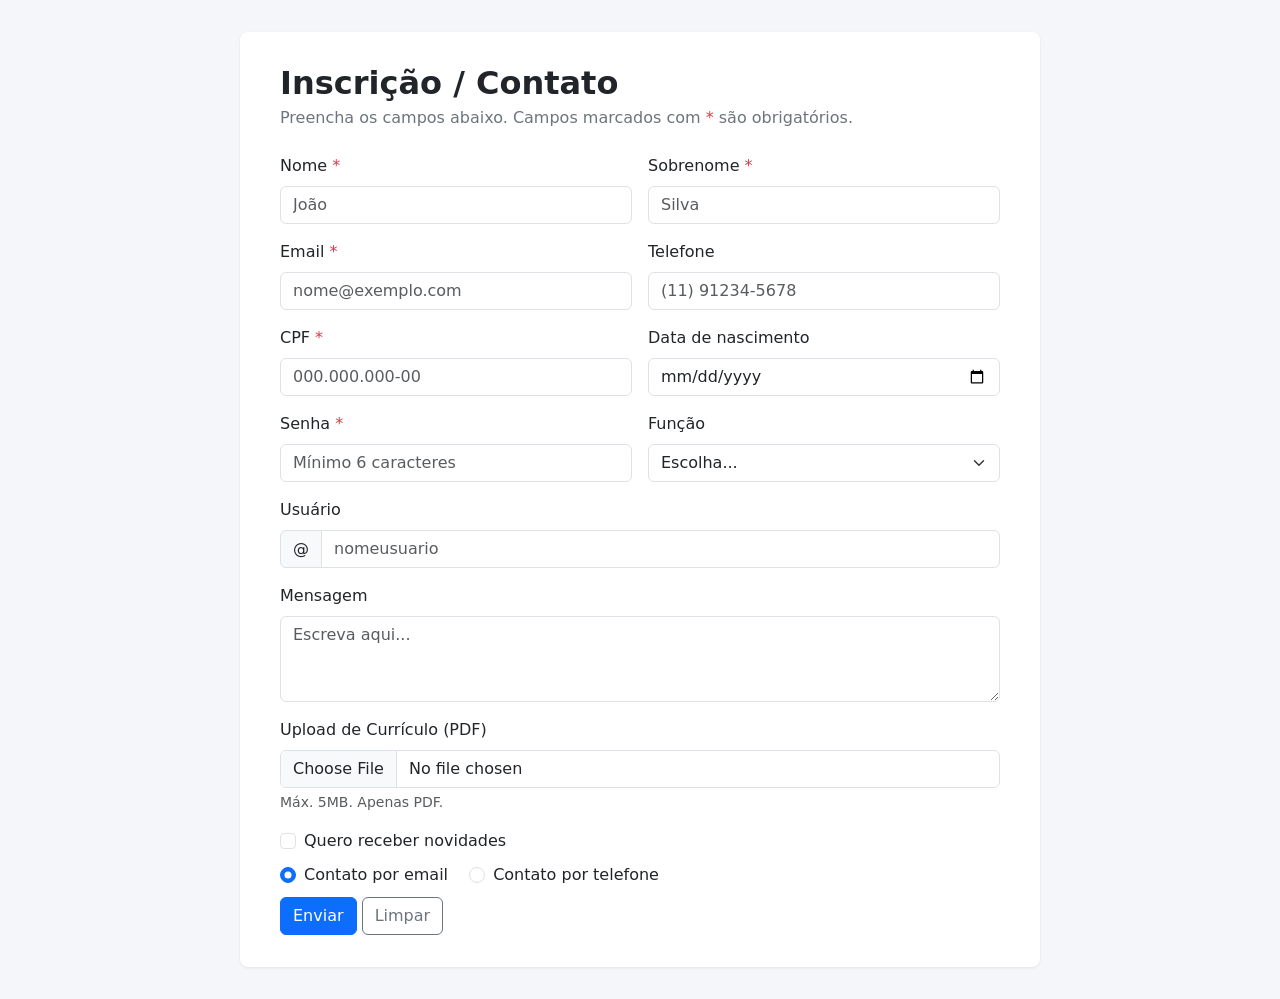
<file: aula06.html>
<!DOCTYPE html>
<html lang="pt-BR">
<head>
<meta charset="UTF-8">
<meta name="viewport" content="width=device-width, initial-scale=1.0">
<title>Inscrição / Contato</title>
<link href="https://cdnjs.cloudflare.com/ajax/libs/bootstrap/5.3.3/css/bootstrap.min.css" rel="stylesheet">
<style>
  body {
    background-color: #f4f6f9;
    padding: 2rem 0;
  }
  .form-card {
    max-width: 800px;
    margin: 0 auto;
    background: #ffffff;
    border-radius: 0.5rem;
    padding: 2rem 2.5rem;
    box-shadow: 0 1px 3px rgba(0,0,0,0.08);
  }
  .form-card h2 {
    font-weight: 700;
    margin-bottom: 0.25rem;
  }
  .form-card .subtitle {
    color: #6c757d;
    margin-bottom: 1.5rem;
  }
  label.required::after {
    content: " *";
    color: #dc3545;
  }
</style>
</head>
<body>

<div class="form-card">
  <h2>Inscrição / Contato</h2>
  <p class="subtitle">Preencha os campos abaixo. Campos marcados com <span class="text-danger">*</span> são obrigatórios.</p>

  <form novalidate>
    <div class="row g-3">

      <div class="col-md-6">
        <label for="nome" class="form-label required">Nome</label>
        <input type="text" class="form-control" id="nome" placeholder="João" required>
      </div>

      <div class="col-md-6">
        <label for="sobrenome" class="form-label required">Sobrenome</label>
        <input type="text" class="form-control" id="sobrenome" placeholder="Silva" required>
      </div>

      <div class="col-md-6">
        <label for="email" class="form-label required">Email</label>
        <input type="email" class="form-control" id="email" placeholder="nome@exemplo.com" required>
      </div>

      <div class="col-md-6">
        <label for="telefone" class="form-label">Telefone</label>
        <input type="tel" class="form-control" id="telefone" placeholder="(11) 91234-5678">
      </div>

      <div class="col-md-6">
        <label for="cpf" class="form-label required">CPF</label>
        <input type="text" class="form-control" id="cpf" placeholder="000.000.000-00" required>
      </div>

      <div class="col-md-6">
        <label for="nascimento" class="form-label">Data de nascimento</label>
        <input type="date" class="form-control" id="nascimento">
      </div>

      <div class="col-md-6">
        <label for="senha" class="form-label required">Senha</label>
        <input type="password" class="form-control" id="senha" placeholder="Mínimo 6 caracteres" minlength="6" required>
      </div>

      <div class="col-md-6">
        <label for="funcao" class="form-label">Função</label>
        <select class="form-select" id="funcao">
          <option selected value="">Escolha...</option>
          <option value="aluno">Aluno</option>
          <option value="professor">Professor</option>
          <option value="visitante">Visitante</option>
        </select>
      </div>

      <div class="col-12">
        <label for="usuario" class="form-label">Usuário</label>
        <div class="input-group">
          <span class="input-group-text">@</span>
          <input type="text" class="form-control" id="usuario" placeholder="nomeusuario">
        </div>
      </div>

      <div class="col-12">
        <label for="mensagem" class="form-label">Mensagem</label>
        <textarea class="form-control" id="mensagem" rows="3" placeholder="Escreva aqui..."></textarea>
      </div>

      <div class="col-12">
        <label for="curriculo" class="form-label">Upload de Currículo (PDF)</label>
        <input class="form-control" type="file" id="curriculo" accept="application/pdf">
        <div class="form-text">Máx. 5MB. Apenas PDF.</div>
      </div>

      <div class="col-12">
        <div class="form-check">
          <input class="form-check-input" type="checkbox" id="novidades">
          <label class="form-check-label" for="novidades">Quero receber novidades</label>
        </div>
        <div class="form-check form-check-inline mt-2">
          <input class="form-check-input" type="radio" name="contato" id="contatoEmail" checked>
          <label class="form-check-label" for="contatoEmail">Contato por email</label>
        </div>
        <div class="form-check form-check-inline">
          <input class="form-check-input" type="radio" name="contato" id="contatoTelefone">
          <label class="form-check-label" for="contatoTelefone">Contato por telefone</label>
        </div>
      </div>

      <div class="col-12 mt-2">
        <button type="submit" class="btn btn-primary">Enviar</button>
        <button type="reset" class="btn btn-outline-secondary">Limpar</button>
      </div>

    </div>
  </form>
</div>

<script src="https://cdnjs.cloudflare.com/ajax/libs/bootstrap/5.3.3/js/bootstrap.bundle.min.js"></script>
</body>
</html>
</file>
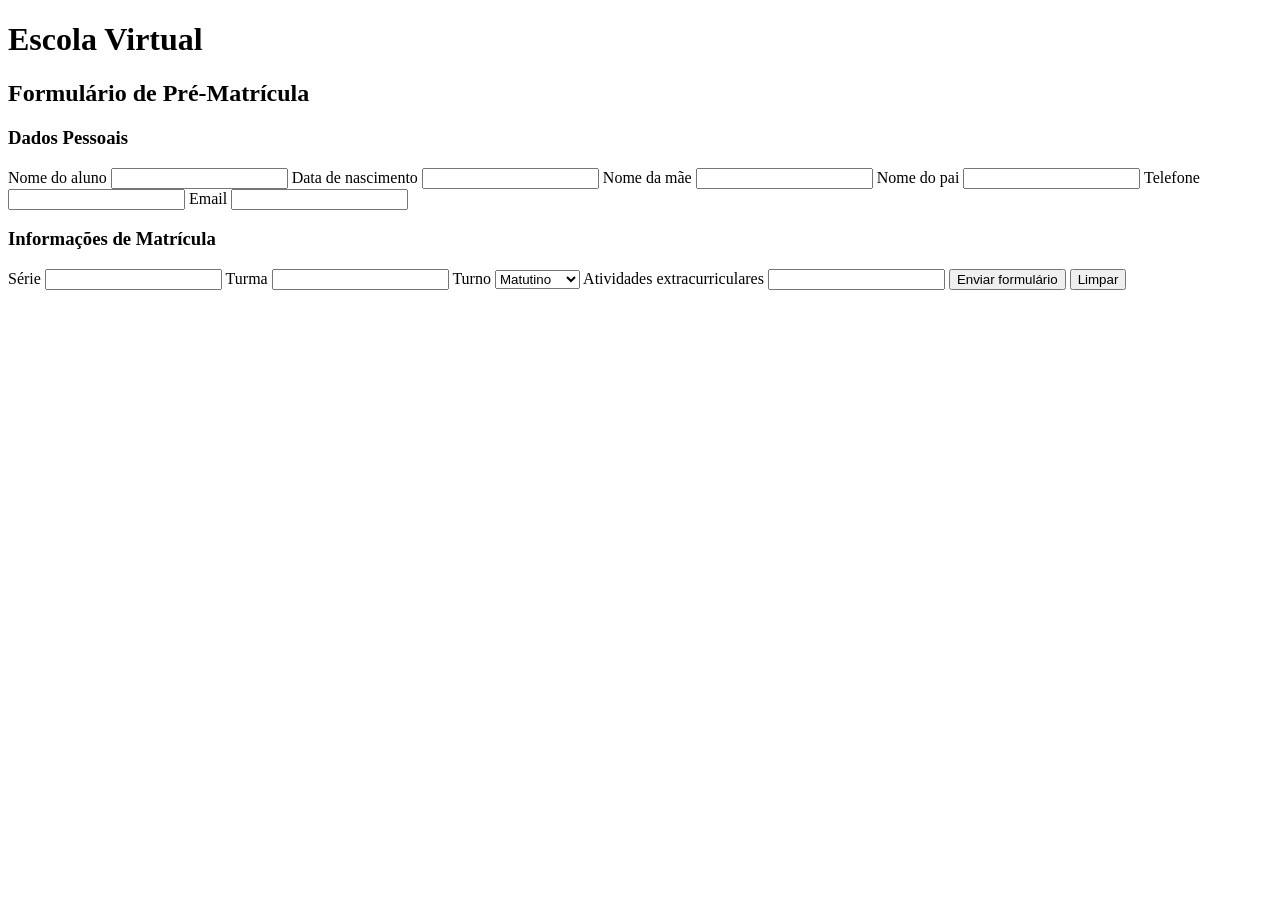
<file: aula02/formulario.html>
<!DOCTYPE html>
<html lang="pt-br">
<head>
    <meta charset="UTF-8">
    <meta name="viewport" content="width=device-width, initial-scale=1.0">
    <title>Escola Virtual</title>
</head>
<body>

    <h1>Escola Virtual</h1>
    <h2>Formulário de Pré-Matrícula</h2>

    <form>
        <h3>Dados Pessoais</h3>

        <label for="nomeAluno">Nome do aluno</label>
        <input type="text" id="nomeAluno" name="nomeAluno">

        <label for="dataNasc">Data de nascimento</label>
        <input type="text" id="dataNasc" name="dataNasc">

        <label for="nomeMae">Nome da mãe</label>
        <input type="text" id="nomeMae" name="nomeMae">

        <label for="nomePai">Nome do pai</label>
        <input type="text" id="nomePai" name="nomePai">

        <label for="telefone">Telefone</label>
        <input type="text" id="telefone" name="telefone">

        <label for="email">Email</label>
        <input type="text" id="email" name="email">

        <h3>Informações de Matrícula</h3>

        <label for="serie">Série</label>
        <input type="text" id="serie" name="serie">

        <label for="turma">Turma</label>
        <input type="text" id="turma" name="turma">

        <label for="turno">Turno</label>
        <select id="turno" name="turno">
            <option value="matutino">Matutino</option>
            <option value="vespertino">Vespertino</option>
            <option value="noturno">Noturno</option>
        </select>

        <label for="atividadesExtra">Atividades extracurriculares</label>
        <input type="text" id="atividadesExtra" name="atividadesExtra">

        <input type="submit" value="Enviar formulário">
        <input type="reset" value="Limpar">
    </form>

</body>
</html>
</file>
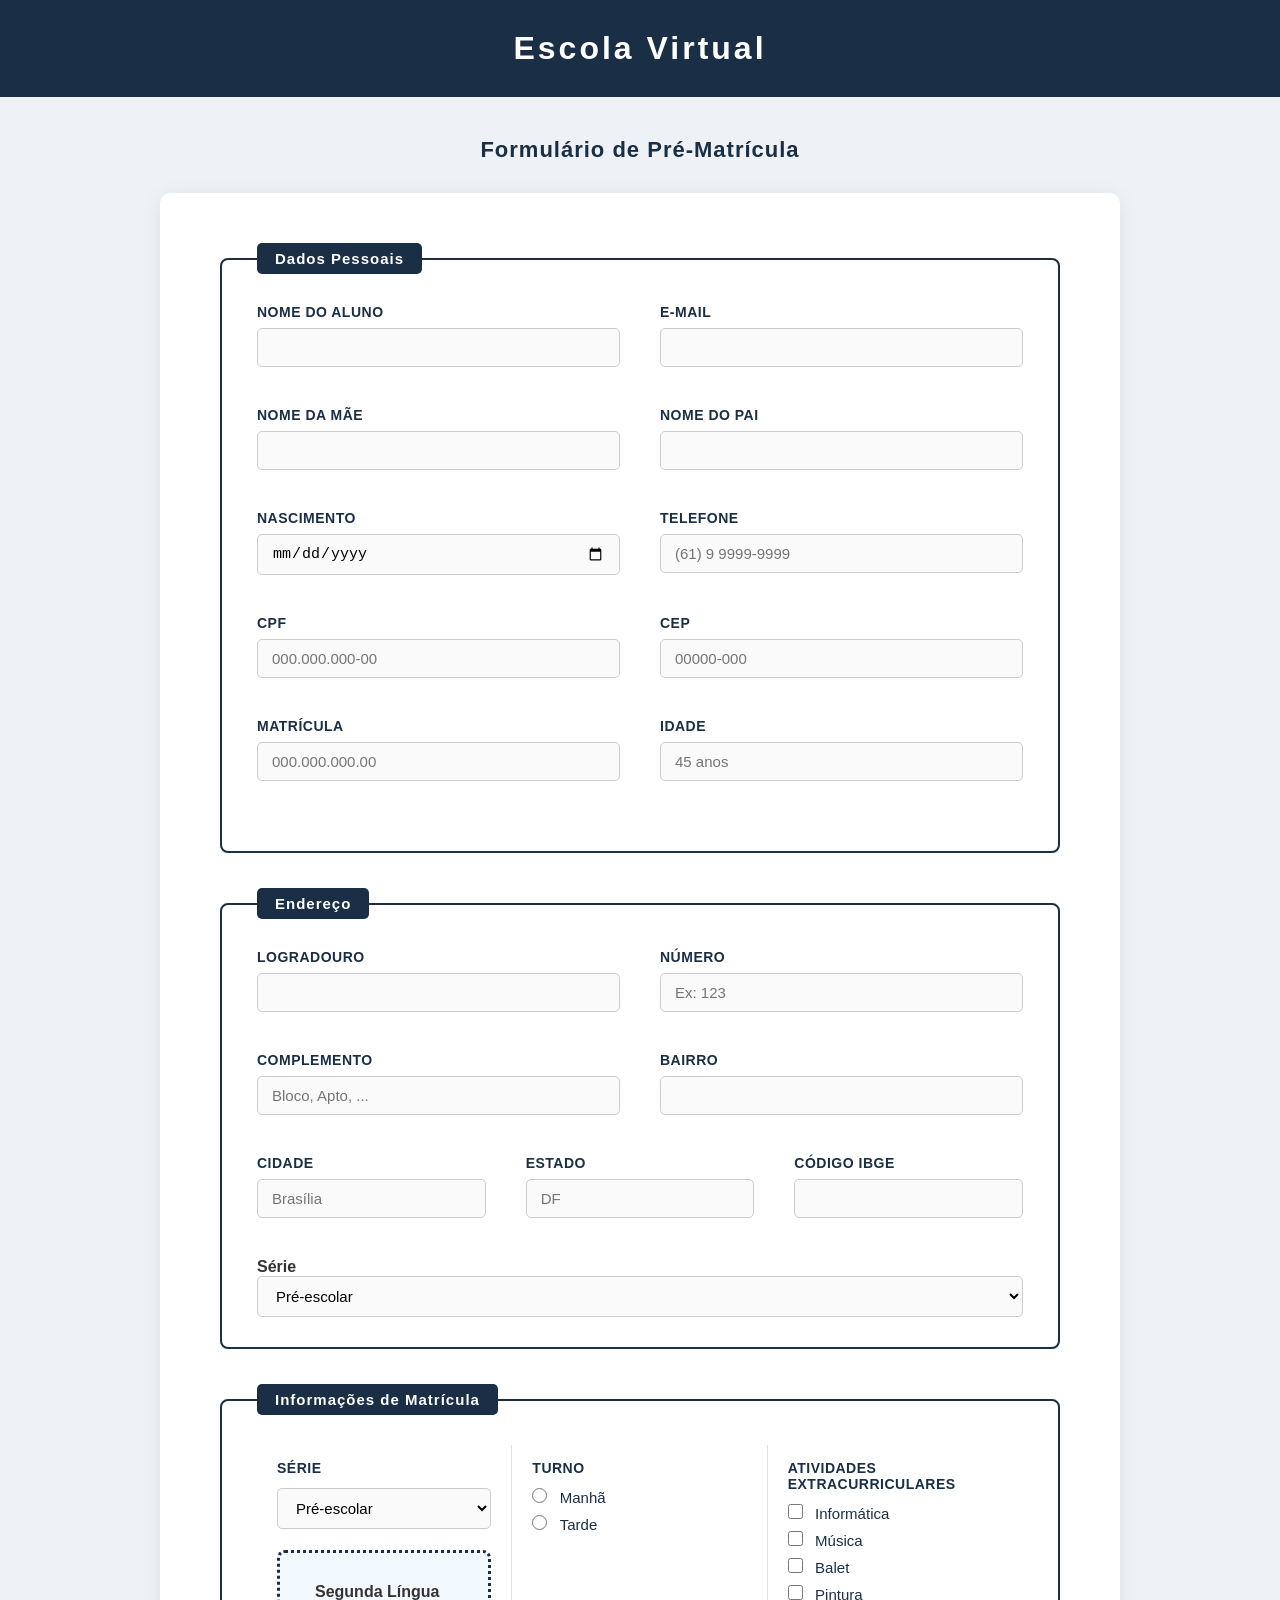
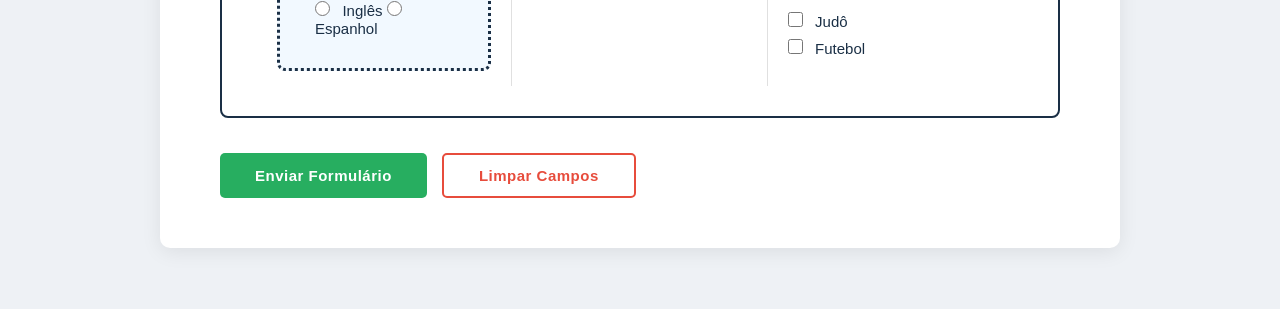
<file: aula03/aula.html>
<!DOCTYPE html>
<html lang="en">
<head>
    <meta charset="UTF-8">
    <meta name="viewport" content="width=device-width, initial-scale=1.0">
    <title>Document</title>
    <link rel="stylesheet" href="styles.css">
    
</head>
<body>

    <h1>Escola Virtual</h1>
    <h2>Formulário de Pré-Matrícula</h2>
  
    <form action="" method="post">
  
      <fieldset>
        <legend><strong>Dados Pessoais</strong></legend>
  
        <div class="campo-grupo">
          <div class="campo">
            <label for="nome_aluno">Nome do Aluno</label>
            <input type="text" id="nome_aluno" name="nome_aluno" required>
          </div>
          <div class="campo">
            <label for="email">E-Mail</label>
            <input type="email" id="email" name="email">
          </div>
        </div>
  
        <div class="campo-grupo">
          <div class="campo">
            <label for="nome_mae">Nome da Mãe</label>
            <input type="text" id="nome_mae" name="nome_mae">
          </div>
          <div class="campo">
            <label for="nome_pai">Nome do Pai</label>
            <input type="text" id="nome_pai" name="nome_pai">
          </div>
        </div>
  
        <div class="campo-grupo">
          <div class="campo">
            <label for="nascimento">Nascimento</label>
            <input type="date" id="nascimento" name="nascimento">
          </div>
          <div class="campo">
            <label for="telefone">Telefone</label>
            <input type="text" id="telefone" name="telefone" maxlength="15" placeholder="(61) 9 9999-9999">
          </div>
        </div>

        <div class="campo-grupo">
          <div class="campo">
            <label for="cpf">CPF</label>
            <input type="text" id="cpf" name="cpf" maxlength="11" placeholder="000.000.000-00">
          </div>
          <div class="campo">
            <label for="cep">CEP</label>
            <input type="text" id="cep" name="cep" maxlength="8" placeholder="00000-000">
          </div>
        </div>

        <div class="campo-grupo">
          <div class="campo">
            <label for="matricula">Matrícula</label>
            <input type="text" id="matricula" name="matricula" maxlength="11" placeholder="000.000.000.00">
          </div>
          <div class="campo">
            <label for="idade">Idade</label>
            <input type="text" id="idade" name="idade" maxlength="8" placeholder="45 anos" readonly>
          </div>
        </div>
      </fieldset>

      <fieldset>
        <legend><strong>Endereço</strong></legend>
  
        <div class="campo-grupo">
          <div class="campo">
            <label for="logradouro">Logradouro</label>
            <input type="text" id="logradouro" name="logradouro" required>
          </div>
          <div class="campo">
            <label for="numero">Número</label>
            <input type="text" id="numero" name="numero" maxlength="3" placeholder="Ex: 123">
          </div>
        </div>
  
        <div class="campo-grupo">
          <div class="campo">
            <label for="complemento">Complemento</label>
            <input type="text" id="complemento" name="complemento" maxlength="20" placeholder="Bloco, Apto, ...">
          </div>
          <div class="campo">
            <label for="bairro">Bairro</label>
            <input type="text" id="bairro" name="bairro">
          </div>
        </div>
  
        <div class="campo-min">
          <div class="campo">
            <label for="cidade">Cidade</label>
            <input type="text" id="cidade" name="cidade" maxlength="8" placeholder="Brasília">
          </div>
          <div class="campo">
            <label for="estado">Estado</label>
            <input type="text" id="estado" name="estado" maxlength="11" placeholder="DF">
          </div>
          <div class="campo">
            <label for="codigo-ibge">Código IBGE</label>
            <input type="text" id="codigo-ibge" name="codigo-ibge">
          </div>
        </div>
  

        <strong>Série</strong>
              <select id="serie" name="serie">
                <option value="pre-escolar">Pré-escolar</option>
                <option value="1ano">1º ano</option>
                <option value="2ano">2º ano</option>
                <option value="3ano">3º ano</option>
                <option value="4ano">4º ano</option>
                <option value="5ano">5º ano</option>
              </select>

      </fieldset>
  
      <fieldset>
        <legend><strong>Informações de Matrícula</strong></legend>
  
        <table>
          <tr valign="top">
            <td>
              <strong>Série</strong>
              <select id="serie" name="serie">
                <option value="pre-escolar">Pré-escolar</option>
                <option value="1ano">1º ano</option>
                <option value="2ano">2º ano</option>
                <option value="3ano">3º ano</option>
                <option value="4ano">4º ano</option>
                <option value="5ano">5º ano</option>
              </select>

              
              <div class="segundaLingua">
                    <strong>Segunda Língua</strong>
                      <input type="radio" value="ingles">
                        <label for="ingles">Inglês</label>
                      <input type="radio" value="espanhol">
                        <label for="espanhol">Espanhol</label>
              </div>
            
              
            </td>
  
            <td>
              <strong>Turno</strong>
              <input type="radio" name="turno" id="manha" value="manha">
              <label for="manha">Manhã</label><br>
              <input type="radio" name="turno" id="tarde" value="tarde">
              <label for="tarde">Tarde</label>
            </td>
  
            <td>
              <strong>Atividades Extracurriculares</strong>
              <input type="checkbox" name="atividades" id="informatica" value="informatica">
              <label for="informatica">Informática</label><br>
  
              <input type="checkbox" name="atividades" id="musica" value="musica">
              <label for="musica">Música</label><br>
  
              <input type="checkbox" name="atividades" id="balet" value="balet">
              <label for="balet">Balet</label><br>
  
              <input type="checkbox" name="atividades" id="pintura" value="pintura">
              <label for="pintura">Pintura</label><br>
  
              <input type="checkbox" name="atividades" id="judo" value="judo">
              <label for="judo">Judô</label><br>
  
              <input type="checkbox" name="atividades" id="futebol" value="futebol">
              <label for="futebol">Futebol</label>
            </td>
          </tr>
        </table>
      </fieldset>
  
      <div class="botoes">
        <input type="submit" value="Enviar Formulário">
        <input type="reset" value="Limpar Campos">
      </div>
  
    </form>
  
  </body>

  <script>
    const campoCep = document.getElementById('cep');
    campoCep.addEventListener('input', function(){
      let valor = this.value.replace(/\D/g,``);
      if(valor.length > 10 ){
        valor = valor.slice(0,10) +'-'+valor.slice(9,10);
      }
      this.value = valor;
    })

    const campoCpf = document.getElementById('cpf');
    campoCpf.addEventListener('input', function(){
      let valor = this.value.replace(/\D/g,``);
      if(valor.length > 3 ){
        valor = valor.slice(0,3) +'-'+valor.slice(3,11);
      }
      this.value = valor;
    })

    const nascimento = document.getElementById('nascimento');
    const idade = document.getElementById('idade');

    nascimento.addEventListener("input", function () {
      const dataNascimento = new Date(this.value)
      const hoje = new Date ();

      let anos = hoje.getFullYear() - dataNascimento.getFullYear();

      if (
        hoje.getMonth < dataNascimento.getMonth ||
        
        (
          hoje.getMonth === dataNascimento.getMonth() &&
          hoje.getDate < dataNascimento.getDate()
        )
      ) {
        anos--;
      }
      idade.value = anos + " Anos";
    });


    campoCep.addEventListener('blur', function(){
      const cepLimpo = this.value.replace(/\D/g,'')

      if(cepLimpo.length !== 8){
        alert('O CEP digitado está incorreto');
        return;
      }

      fetch(`https://viacep.com.br/ws/${cepLimpo}/json`)

      .then(r => {
        if (!r.ok) throw new Error('Erro na rede dos Correios');
        return r.json();
      })

      .then(dados =>{
          if (dados.erro){
          alert('cep não encontrado');
          return;
        }

        console.log(dados);
        document.getElementById('logradouro'). value = dados.logradouro || '';
        document.getElementById('bairro'). value = dados.bairro || '';
        document.getElementById('cidade'). value = dados.localidade || '';
        document.getElementById('estado'). value = dados.uf || '';
        document.getElementById('ibge'). value = dados.ibge || '';


      })

    })


  </script>
</html>
</file>
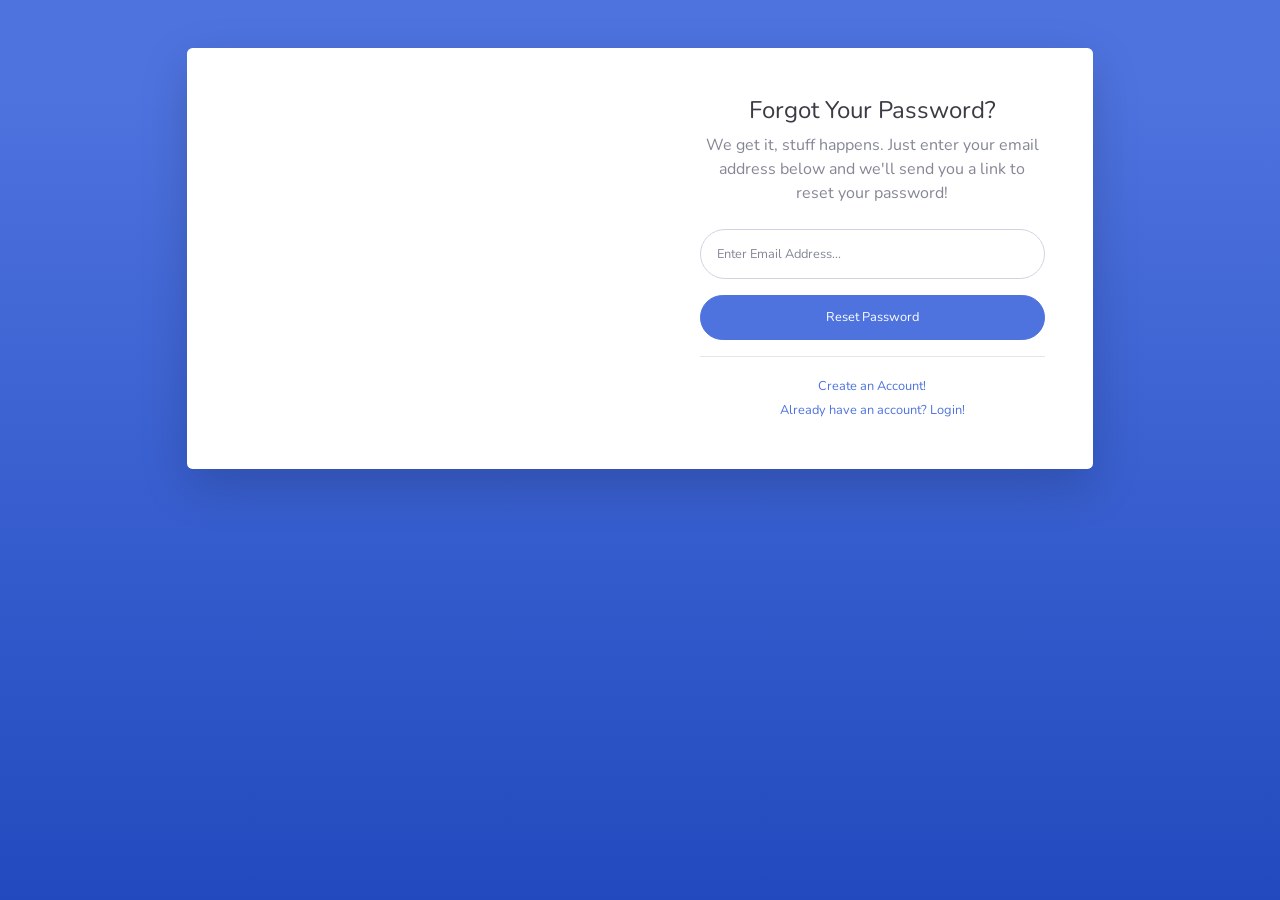
<file: startbootstrap-sb-admin-2/forgot-password.html>
<!DOCTYPE html>
<html lang="en">

<head>

    <meta charset="utf-8">
    <meta http-equiv="X-UA-Compatible" content="IE=edge">
    <meta name="viewport" content="width=device-width, initial-scale=1, shrink-to-fit=no">
    <meta name="description" content="">
    <meta name="author" content="">

    <title>SB Admin 2 - Forgot Password</title>

    <!-- Custom fonts for this template-->
    <link href="vendor/fontawesome-free/css/all.min.css" rel="stylesheet" type="text/css">
    <link
        href="https://fonts.googleapis.com/css?family=Nunito:200,200i,300,300i,400,400i,600,600i,700,700i,800,800i,900,900i"
        rel="stylesheet">

    <!-- Custom styles for this template-->
    <link href="css/sb-admin-2.min.css" rel="stylesheet">

</head>

<body class="bg-gradient-primary">

    <div class="container">

        <!-- Outer Row -->
        <div class="row justify-content-center">

            <div class="col-xl-10 col-lg-12 col-md-9">

                <div class="card o-hidden border-0 shadow-lg my-5">
                    <div class="card-body p-0">
                        <!-- Nested Row within Card Body -->
                        <div class="row">
                            <div class="col-lg-6 d-none d-lg-block bg-password-image"></div>
                            <div class="col-lg-6">
                                <div class="p-5">
                                    <div class="text-center">
                                        <h1 class="h4 text-gray-900 mb-2">Forgot Your Password?</h1>
                                        <p class="mb-4">We get it, stuff happens. Just enter your email address below
                                            and we'll send you a link to reset your password!</p>
                                    </div>
                                    <form class="user">
                                        <div class="form-group">
                                            <input type="email" class="form-control form-control-user"
                                                id="exampleInputEmail" aria-describedby="emailHelp"
                                                placeholder="Enter Email Address...">
                                        </div>
                                        <a href="login.html" class="btn btn-primary btn-user btn-block">
                                            Reset Password
                                        </a>
                                    </form>
                                    <hr>
                                    <div class="text-center">
                                        <a class="small" href="register.html">Create an Account!</a>
                                    </div>
                                    <div class="text-center">
                                        <a class="small" href="login.html">Already have an account? Login!</a>
                                    </div>
                                </div>
                            </div>
                        </div>
                    </div>
                </div>

            </div>

        </div>

    </div>

    <!-- Bootstrap core JavaScript-->
    <script src="vendor/jquery/jquery.min.js"></script>
    <script src="vendor/bootstrap/js/bootstrap.bundle.min.js"></script>

    <!-- Core plugin JavaScript-->
    <script src="vendor/jquery-easing/jquery.easing.min.js"></script>

    <!-- Custom scripts for all pages-->
    <script src="js/sb-admin-2.min.js"></script>

</body>

</html>
</file>
<file: aula03/styles.css>
* {
  margin: 0;
  padding: 0;
  box-sizing: border-box;
}

/* =============================================
   BODY
============================================= */
body {
  font-family: Arial, sans-serif;
  font-size: 16px;
  background-color: #eef1f5;
  color: #333333;
  min-height: 100vh;
}

/* =============================================
   CABEÇALHO
============================================= */
h1 {
  background-color: #1a2f45;
  color: #ffffff;
  text-align: center;
  padding: 30px 20px;
  font-size: 32px;
  letter-spacing: 3px;
}

h2 {
  text-align: center;
  color: #1a2f45;
  margin: 40px 0 30px;
  font-size: 22px;
  letter-spacing: 1px;
}

/* =============================================
   FORMULÁRIO - Layout wide centralizado
============================================= */
form {
  width: 90%;
  max-width: 960px;
  margin: 0 auto 60px auto;
  background-color: #ffffff;
  padding: 50px 60px;
  border-radius: 10px;
  box-shadow: 0 4px 20px rgba(0, 0, 0, 0.08);
}

/* =============================================
   FIELDSET
============================================= */
fieldset {
  border: 2px solid #1a2f45;
  border-radius: 8px;
  padding: 30px 35px;
  margin-bottom: 35px;
}

legend {
  background-color: #1a2f45;
  color: #ffffff;
  padding: 7px 18px;
  border-radius: 5px;
  font-size: 15px;
  letter-spacing: 1px;
}

.segundaLingua {
    border: 3px dotted #1a2f45;
    background-color: #f2f9ff;
    margin-top: 10%;
    padding: 30px 35px;
    border-radius: 8px;
    
}

/* =============================================
   GRID DE CAMPOS - Duas colunas
============================================= */
.campo-grupo {
  display: grid;
  grid-template-columns: 1fr 1fr;
  gap: 20px 40px;
  margin-bottom: 20px;
}

.campo-min {
  display: grid;
  grid-template-columns: 1fr 1fr 1fr;
  gap: 20px 40px;
  margin-bottom: 20px;
}
/* =============================================
   CADA CAMPO INDIVIDUAL
============================================= */
.campo {
  display: flex;
  flex-direction: column;
  margin-bottom: 20px;
}

/* =============================================
   NASCIMENTO E TELEFONE - linha inline
============================================= */
.campo-inline {
  display: flex;
  align-items: center;
  gap: 10px;
  flex-wrap: wrap;
  margin-bottom: 20px;
}

.campo-inline label {
  margin-bottom: 0;
  white-space: nowrap;
}

/* =============================================
   LABELS
============================================= */
label {
  display: inline-block;
  margin-bottom: 8px;
  font-weight: bold;
  color: #1a2f45;
  font-size: 14px;
  text-transform: uppercase;
  letter-spacing: 0.5px;
}

/* =============================================
   INPUTS - Regra geral para todos os tipos
============================================= */
input[type="text"],
input[type="email"],
input[type="date"] {
  padding: 10px 14px;
  border: 1px solid #cccccc;
  border-radius: 5px;
  font-size: 15px;
  background-color: #fafafa;
  transition: border-color 0.3s, box-shadow 0.3s;
}

/* Inputs que ocupam largura total */
.campo input[type="text"],
.campo input[type="email"],
.campo input[type="date"] {
  width: 100%;
}

/* Inputs dentro da linha inline ficam com tamanho automático */
.campo-inline input[type="text"] {
  width: auto;
}

/* Efeito de foco em todos os inputs */
input[type="text"]:focus,
input[type="email"]:focus,
input[type="date"]:focus {
  border-color: #1a2f45;
  box-shadow: 0 0 0 3px rgba(26, 47, 69, 0.1);
  outline: none;
  background-color: #ffffff;
}

/* =============================================
   SELECT
============================================= */
select {
  padding: 10px 14px;
  border: 1px solid #cccccc;
  border-radius: 5px;
  font-size: 15px;
  background-color: #fafafa;
  cursor: pointer;
  width: 100%;
  transition: border-color 0.3s;
}

select:focus {
  border-color: #1a2f45;
  outline: none;
}

/* =============================================
   TABELA DE MATRÍCULA
============================================= */
table {
  width: 100%;
  border-collapse: separate;
  border-spacing: 0;
}

td {
  padding: 15px 20px;
  vertical-align: top;
  border-right: 1px solid #e0e0e0;
  width: 33.33%;
}

td:last-child {
  border-right: none;
}

/* Título das colunas da tabela */
td > b,
td > strong {
  display: block;
  font-size: 14px;
  text-transform: uppercase;
  letter-spacing: 0.5px;
  color: #1a2f45;
  margin-bottom: 12px;
}

/* =============================================
   RADIO E CHECKBOX
============================================= */
input[type="radio"],
input[type="checkbox"] {
  margin-right: 8px;
  cursor: pointer;
  accent-color: #1a2f45;
  width: 15px;
  height: 15px;
}




/* Labels de radio e checkbox sem uppercase */
td label {
  text-transform: none;
  letter-spacing: 0;
  font-weight: normal;
  font-size: 15px;
  display: inline;
  margin-bottom: 0;
}

/* Espaçamento entre as linhas de checkbox/radio */
td br + input {
  margin-top: 8px;
}

/* =============================================
   ÁREA DOS BOTÕES
============================================= */
.botoes {
  display: flex;
  gap: 15px;
  margin-top: 10px;
}

input[type="submit"] {
  background-color: #27ae60;
  color: #ffffff;
  border: none;
  padding: 12px 35px;
  border-radius: 5px;
  font-size: 15px;
  font-weight: bold;
  cursor: pointer;
  letter-spacing: 0.5px;
  transition: background-color 0.3s, transform 0.1s;
}

input[type="submit"]:hover {
  background-color: #1e8449;
}

input[type="submit"]:active {
  transform: scale(0.98);
}

input[type="reset"] {
  background-color: #ffffff;
  color: #e74c3c;
  border: 2px solid #e74c3c;
  padding: 12px 35px;
  border-radius: 5px;
  font-size: 15px;
  font-weight: bold;
  cursor: pointer;
  letter-spacing: 0.5px;
  transition: background-color 0.3s, color 0.3s, transform 0.1s;
}

input[type="reset"]:hover {
  background-color: #e74c3c;
  color: #ffffff;
}

input[type="reset"]:active {
  transform: scale(0.98);
}
</file>
